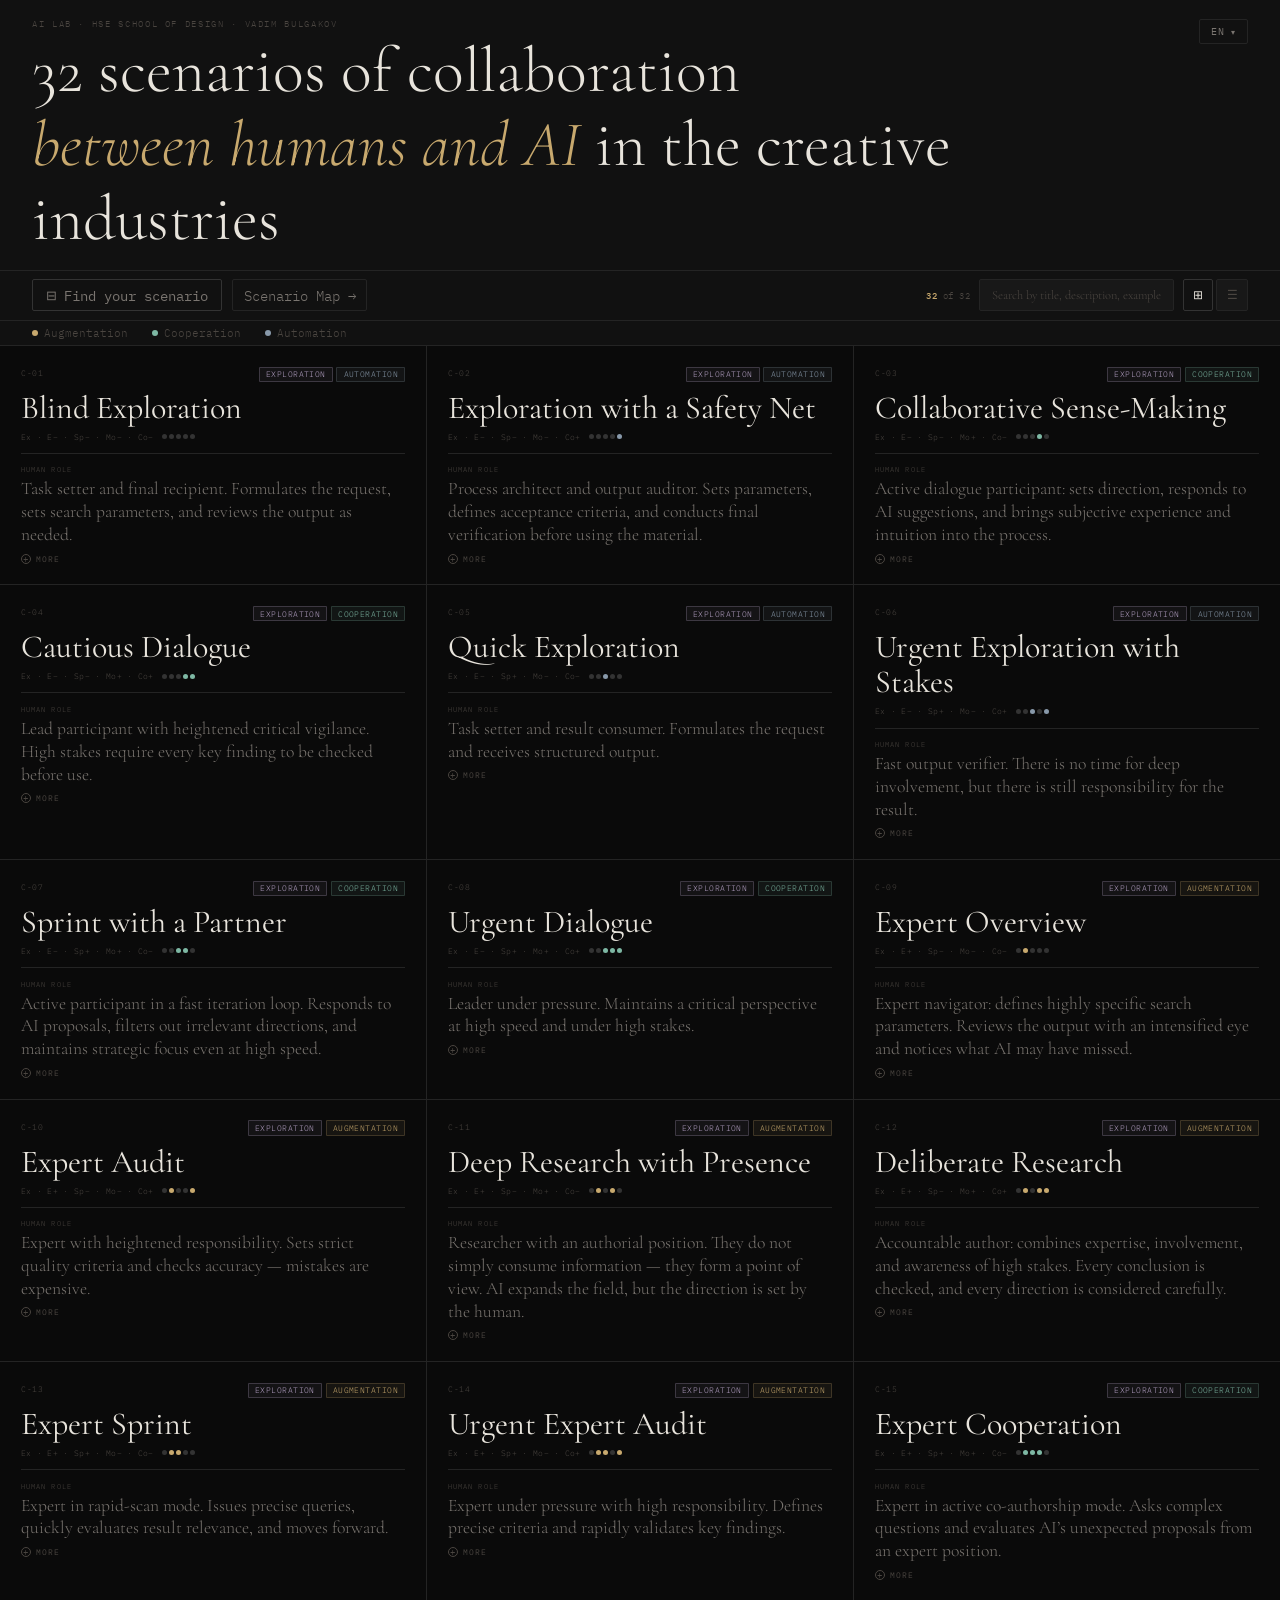
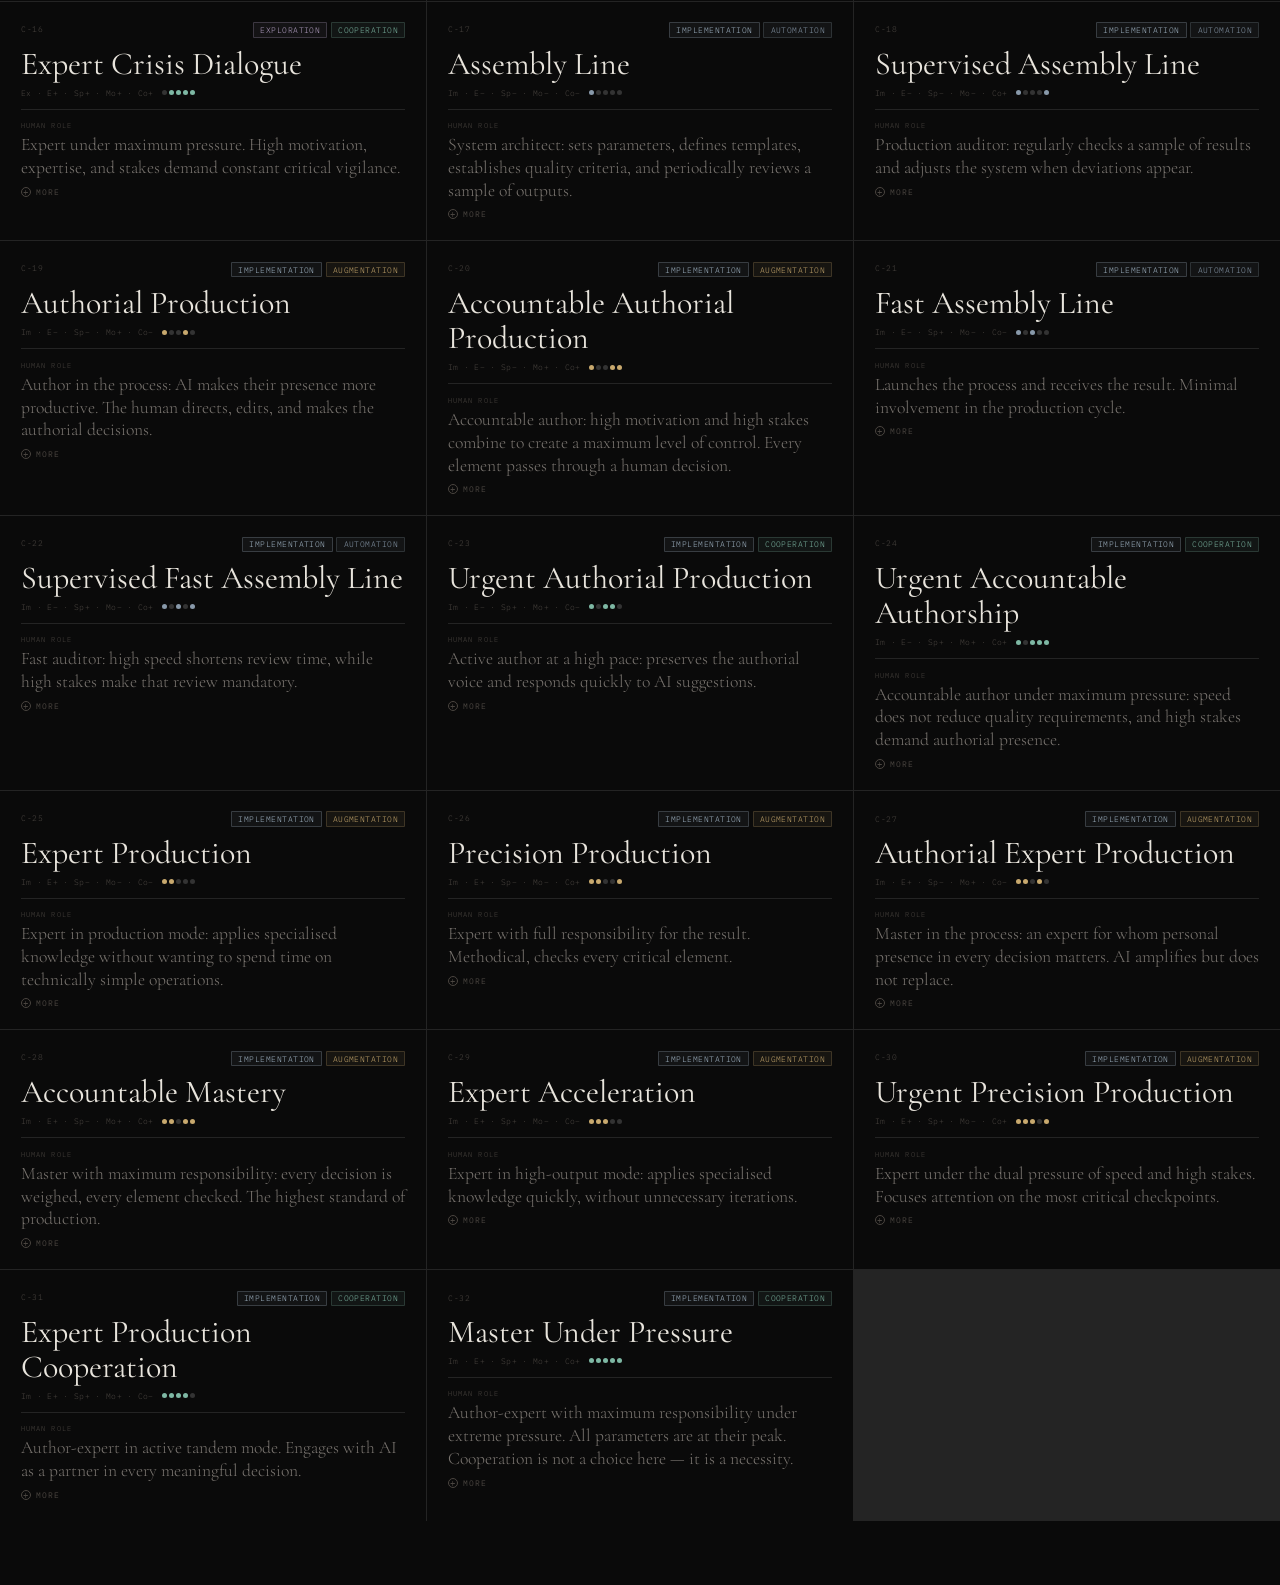
<file: index.html>
<!DOCTYPE html>
<html lang="ru" data-locale="ru">
<head>
  <meta charset="UTF-8">
  <meta name="viewport" content="width=device-width, initial-scale=1.0">
  <title data-i18n="meta.title">32 Scenarios of Human–AI Collaboration</title>
  <link rel="icon" type="image/png" href="/favicon-96x96.png" sizes="96x96" />
  <link rel="icon" type="image/svg+xml" href="/favicon.svg" />
  <link rel="shortcut icon" href="/favicon.ico" />
  <link rel="apple-touch-icon" sizes="180x180" href="/apple-touch-icon.png" />
  <link rel="manifest" href="/site.webmanifest" />

  <meta name="description" content="An open framework for describing 32 modes of human–AI collaboration in the creative industries.">

  <meta property="og:type" content="website">
  <meta property="og:site_name" content="32 Scenarios of Human–AI Collaboration">
  <meta property="og:title" content="32 Scenarios of Human–AI Collaboration">
  <meta property="og:description" content="An open framework for describing 32 modes of human–AI collaboration in the creative industries.">
  <meta property="og:url" content="https://ai.m1d45.com">
  <meta property="og:image" content="https://ai.m1d45.com/og/og-cover.jpg">
  <meta property="og:image:width" content="1200">
  <meta property="og:image:height" content="630">
  <meta property="og:image:alt" content="Visual overview of the 32 scenarios of human–AI collaboration">
  <meta property="og:locale" content="en_US">

  <meta name="twitter:card" content="summary_large_image">
  <meta name="twitter:title" content="32 Scenarios of Human–AI Collaboration">
  <meta name="twitter:description" content="An open framework for describing 32 modes of human–AI collaboration in the creative industries.">
  <meta name="twitter:image" content="https://ai.m1d45.com/og/og-cover.jpg">

  <link rel="canonical" href="https://ai.m1d45.com">
  <link rel="preconnect" href="https://fonts.googleapis.com">
  <link href="https://fonts.googleapis.com/css2?family=Cormorant+Garamond:ital,wght@0,300;0,400;0,600;1,300;1,400&family=IBM+Plex+Mono:wght@300;400;500&family=Noto+Sans+SC:wght@300;400&family=Martel:wght@300;400;600&display=swap" rel="stylesheet">
  <link rel="stylesheet" href="css/styles.css">
  <!-- Google tag (gtag.js) -->
<script async src="https://www.googletagmanager.com/gtag/js?id=G-E87JGFC9B3"></script>
<script>
  window.dataLayer = window.dataLayer || [];
  function gtag(){dataLayer.push(arguments);}
  gtag('js', new Date());

  gtag('config', 'G-E87JGFC9B3');
</script>
  <!-- Yandex.Metrika counter -->
    <script type="text/javascript" >
        (function(m,e,t,r,i,k,a){m[i]=m[i]||function(){(m[i].a=m[i].a||[]).push(arguments)};
        m[i].l=1*new Date();
        for (var j = 0; j < document.scripts.length; j++) {if (document.scripts[j].src === r) { return; }}
        k=e.createElement(t),a=e.getElementsByTagName(t)[0],k.async=1,k.src=r,a.parentNode.insertBefore(k,a)})
        (window, document, "script", "https://mc.yandex.ru/metrika/tag.js", "ym");
    
        ym(100350501, "init", {
            clickmap:true,
            trackLinks:true,
            accurateTrackBounce:true,
            webvisor:true
        });
    </script>
    <noscript><div><img src="https://mc.yandex.ru/watch/100350501" style="position:absolute; left:-9999px;" alt="" /></div></noscript>
    <!-- /Yandex.Metrika counter -->
</head>

<body>

  <!-- HEADER -->
  <header class="site-header">
    <div class="header-inner">
      <div class="header-text">
        <div class="header-eyebrow" data-i18n="ui.eyebrow">AI LAB · Школа дизайна НИУ ВШЭ · Вадим Булгаков</div>
        <h1 class="header-title">
          <span data-i18n="ui.title.line1">32 сценария коллаборативной работы</span><br>
          <em data-i18n="ui.title.line2">человека и ИИ</em>
          <span data-i18n="ui.title.line3"> в креативных индустриях</span>
        </h1>
      </div>
      <div class="header-controls">
        <div class="lang-switcher" id="langSwitcher">
          <button class="lang-current" id="langCurrentBtn" aria-haspopup="true" aria-expanded="false">
            <span id="langCurrentLabel">RU</span>
            <span class="lang-arrow">▾</span>
          </button>
          <div class="lang-dropdown" id="langDropdown" role="menu">
            <button class="lang-option active" data-lang="ru" role="menuitem">RU — Русский</button>
            <button class="lang-option" data-lang="en" role="menuitem">EN — English</button>
            <button class="lang-option" data-lang="de" role="menuitem">DE — Deutsch</button>
            <button class="lang-option" data-lang="fr" role="menuitem">FR — Français</button>
            <button class="lang-option" data-lang="hu" role="menuitem">HU — Magyar</button>
            <button class="lang-option" data-lang="es" role="menuitem">ES — Español</button>
            <button class="lang-option" data-lang="zh" role="menuitem">ZH — 中文</button>
          </div>
        </div>
      </div>
    </div>
  </header>

  <!-- FILTER BAR -->
  <div class="filter-bar" id="filterBar">
    <div class="filter-bar-inner">

      <!-- Open filter modal -->
      <button class="filter-open-btn" id="filterOpenBtn" aria-haspopup="dialog">
        <span class="filter-open-icon">⊟</span>
        <span data-i18n="ui.questionnaire.intro_label">Найдите свой сценарий</span>
        <span class="filter-answered-badge" id="filterAnsweredBadge" style="display:none"></span>
      </button>

      <!-- Scenario Map link -->
      <a href="graph.html" class="graph-map-link" data-i18n="ui.graph.map_link">Карта сценариев →</a>

      <!-- Active filter chips -->
      <div class="filter-chips" id="filterChips"></div>

      <div class="filter-bar-right">
        <!-- Match counter -->
        <div class="match-counter">
          <strong id="visibleCount">32</strong>
          <span data-i18n="ui.questionnaire.of_total">из 32</span>
        </div>

        <!-- Reset -->
        <button class="reset-btn" id="resetBtn" style="display:none">
          <span>↺</span>
          <span data-i18n="ui.questionnaire.reset">Сбросить</span>
        </button>

        <!-- Search -->
        <input class="search-input" id="searchInput" type="text" data-i18n-placeholder="ui.search.placeholder">

        <!-- View toggle -->
        <div class="view-toggle">
          <button class="view-btn active" id="gridBtn" title="Grid">⊞</button>
          <button class="view-btn" id="listBtn" title="List">☰</button>
        </div>
      </div>
    </div>

    <!-- Legend strip -->
    <div class="legend-strip">
      <div class="legend-item"><span class="legend-dot aug"></span><span data-i18n="ui.modes.aug">Аугментация</span></div>
      <div class="legend-item"><span class="legend-dot coop"></span><span data-i18n="ui.modes.coop">Кооперация</span></div>
      <div class="legend-item"><span class="legend-dot auto"></span><span data-i18n="ui.modes.auto">Автоматизация</span></div>
    </div>
  </div>

  <!-- MAIN CONTENT -->
  <main class="main-content">
    <div class="empty-state" id="emptyState">
      <div class="empty-icon">◯</div>
      <p data-i18n="ui.empty_state"></p>
    </div>
    <div class="cards-grid" id="cardsGrid"></div>
  </main>

  <!-- FILTER MODAL -->
  <div class="fmodal-overlay" id="fmodalOverlay" role="dialog" aria-modal="true" aria-label="Фильтр">
    <div class="fmodal" id="fmodal">

      <div class="fmodal-header">
        <div>
          <div class="fmodal-label" data-i18n="ui.questionnaire.intro_label">Найдите свой сценарий</div>
          <p class="fmodal-desc" data-i18n="ui.questionnaire.intro_text">Ответьте на 5 вопросов о вашей задаче — система подберёт подходящие сценарии.</p>
        </div>
        <button class="fmodal-close" id="fmodalCloseBtn" aria-label="Закрыть">×</button>
      </div>

      <div class="questions-list" id="questionsList">

        <div class="question-block" data-question="stage">
          <div class="question-header">
            <span class="question-num">01</span>
            <span class="question-text" data-i18n="ui.questionnaire.q1.label"></span>
          </div>
          <div class="question-options">
            <button class="q-option" data-question="stage" data-value="research">
              <span class="q-option-icon">◌</span>
              <span class="q-option-text" data-i18n="ui.questionnaire.q1.research"></span>
            </button>
            <button class="q-option" data-question="stage" data-value="impl">
              <span class="q-option-icon">◉</span>
              <span class="q-option-text" data-i18n="ui.questionnaire.q1.impl"></span>
            </button>
          </div>
        </div>

        <div class="question-block" data-question="expertise">
          <div class="question-header">
            <span class="question-num">02</span>
            <span class="question-text" data-i18n="ui.questionnaire.q2.label"></span>
          </div>
          <div class="question-options">
            <button class="q-option" data-question="expertise" data-value="low">
              <span class="q-option-icon">−</span>
              <span class="q-option-text" data-i18n="ui.questionnaire.q2.low"></span>
            </button>
            <button class="q-option" data-question="expertise" data-value="high">
              <span class="q-option-icon">+</span>
              <span class="q-option-text" data-i18n="ui.questionnaire.q2.high"></span>
            </button>
          </div>
        </div>

        <div class="question-block" data-question="speed">
          <div class="question-header">
            <span class="question-num">03</span>
            <span class="question-text" data-i18n="ui.questionnaire.q3.label"></span>
          </div>
          <div class="question-options">
            <button class="q-option" data-question="speed" data-value="low">
              <span class="q-option-icon">◷</span>
              <span class="q-option-text" data-i18n="ui.questionnaire.q3.low"></span>
            </button>
            <button class="q-option" data-question="speed" data-value="high">
              <span class="q-option-icon">⚡</span>
              <span class="q-option-text" data-i18n="ui.questionnaire.q3.high"></span>
            </button>
          </div>
        </div>

        <div class="question-block" data-question="motivation">
          <div class="question-header">
            <span class="question-num">04</span>
            <span class="question-text" data-i18n="ui.questionnaire.q4.label"></span>
          </div>
          <div class="question-options">
            <button class="q-option" data-question="motivation" data-value="low">
              <span class="q-option-icon">□</span>
              <span class="q-option-text" data-i18n="ui.questionnaire.q4.low"></span>
            </button>
            <button class="q-option" data-question="motivation" data-value="high">
              <span class="q-option-icon">■</span>
              <span class="q-option-text" data-i18n="ui.questionnaire.q4.high"></span>
            </button>
          </div>
        </div>

        <div class="question-block" data-question="cost">
          <div class="question-header">
            <span class="question-num">05</span>
            <span class="question-text" data-i18n="ui.questionnaire.q5.label"></span>
          </div>
          <div class="question-options">
            <button class="q-option" data-question="cost" data-value="low">
              <span class="q-option-icon">○</span>
              <span class="q-option-text" data-i18n="ui.questionnaire.q5.low"></span>
            </button>
            <button class="q-option" data-question="cost" data-value="high">
              <span class="q-option-icon">●</span>
              <span class="q-option-text" data-i18n="ui.questionnaire.q5.high"></span>
            </button>
          </div>
        </div>

      </div><!-- /questions-list -->

      <div class="fmodal-footer">
        <div class="match-counter">
          <span data-i18n="ui.questionnaire.showing"></span>
          <strong id="visibleCountModal">32</strong>
          <span data-i18n="ui.questionnaire.of_total">из 32</span>
        </div>
        <button class="fmodal-apply-btn" id="fmodalApplyBtn" data-i18n="ui.questionnaire.apply">Применить</button>
      </div>

    </div><!-- /fmodal -->
  </div><!-- /fmodal-overlay -->

  <!-- MODAL OVERLAY -->
  <div class="modal-overlay" id="modalOverlay" role="dialog" aria-modal="true" aria-labelledby="modalTitle">
    <div class="modal" id="modal">
      <div class="modal-header" id="modalHeader"></div>
      <div class="modal-body" id="modalBody"></div>
    </div>
  </div>

  <!-- SCRIPTS -->
  <!-- Locale files — all loaded upfront for instant switching -->
  <script src="locales/ru.js"></script>
  <script src="locales/en.js"></script>
  <script src="locales/de.js"></script>
  <script src="locales/fr.js"></script>
  <script src="locales/hu.js"></script>
  <script src="locales/es.js"></script>
  <script src="locales/zh.js"></script>
  <!-- App -->
  <script src="js/data.js"></script>
  <script src="js/i18n.js"></script>
  <script src="js/app.js"></script>

</body>
</html>
</file>
<file: css/styles.css>
/* ============================================================
   CSS Variables & Reset
   ============================================================ */
:root {
  --bg:           #0a0a0a;
  --bg2:          #111111;
  --bg3:          #181818;
  --border:       #242424;
  --border-light: #333333;

  --text:         #e8e4dc;
  --text-dim:     #7a7570;
  --text-muted:   #4a4540;

  --aug:          #c8a96e;
  --aug-bg:       rgba(200,169,110,0.07);
  --aug-border:   rgba(200,169,110,0.22);

  --coop:         #7eb8a4;
  --coop-bg:      rgba(126,184,164,0.07);
  --coop-border:  rgba(126,184,164,0.22);

  --auto:         #8899aa;
  --auto-bg:      rgba(136,153,170,0.07);
  --auto-border:  rgba(136,153,170,0.22);

  --research-c:   #b8a4c8;
  --impl-c:       #a4b8c8;

  --font-serif: 'Cormorant Garamond', 'Noto Sans SC', serif;
  --font-mono:  'IBM Plex Mono', 'Noto Sans SC', monospace;
  /*--font-body:  'Martel', 'Noto Sans SC', serif;*/
  --font-body:  'Cormorant Garamond', 'Noto Sans SC', serif;


  --transition: 0.18s ease;
}

*, *::before, *::after { box-sizing: border-box; margin: 0; padding: 0; }
html { scroll-behavior: smooth; }

body {
  background: var(--bg);
  color: var(--text);
  font-family: var(--font-body);
  font-weight: 300;
  min-height: 100vh;
  overflow-x: hidden;
}

html[lang="zh"] body,
html[lang="zh"] .card-title,
html[lang="zh"] .q-option-text,
html[lang="zh"] .question-text {
  font-family: 'Noto Sans SC', sans-serif;
  font-weight: 300;
}

::selection {
  background-color: var(--text);
  color: var(--bg);
}


/* ============================================================
   HEADER
   ============================================================ */
.site-header {
  border-bottom: 1px solid var(--border);
  background: var(--bg2);
  position: sticky;
  top: 0;
  z-index: 60;
}

.header-inner {
  display: flex;
  align-items: flex-start;
  justify-content: space-between;
  gap: 2rem;
  padding: 1.1rem 2rem 0.9rem;
  max-width: 1800px;
  margin: 0 auto;
}

.header-eyebrow {
  font-family: var(--font-mono);
  font-size: 0.57rem;
  letter-spacing: 0.18em;
  text-transform: uppercase;
  color: var(--text-muted);
  margin-bottom: 0.3rem;
}

.header-title {
  font-family: var(--font-serif);
  font-size: clamp(4rem, 2vw, 1.65rem);
  font-weight: 300;
  line-height: 1.15;
  color: var(--text);
}

.header-title em { font-style: italic; color: var(--aug); }

/* ============================================================
   LANGUAGE SWITCHER
   ============================================================ */
.header-controls { flex-shrink: 0; padding-top: 0.1rem; }
.lang-switcher { position: relative; }

.lang-current {
  background: transparent;
  border: 1px solid var(--border);
  color: var(--text-dim);
  font-family: var(--font-mono);
  font-size: 0.62rem;
  letter-spacing: 0.12em;
  padding: 0.32rem 0.65rem;
  cursor: pointer;
  border-radius: 2px;
  display: flex;
  align-items: center;
  gap: 0.4rem;
  transition: all var(--transition);
  white-space: nowrap;
}

.lang-current:hover, .lang-current.open {
  border-color: var(--border-light);
  color: var(--text);
  background: var(--bg3);
}

.lang-arrow { font-size: 0.5rem; transition: transform var(--transition); }
.lang-current.open .lang-arrow { transform: rotate(180deg); }

.lang-dropdown {
  position: absolute;
  top: calc(100% + 4px);
  right: 0;
  background: var(--bg2);
  border: 1px solid var(--border-light);
  min-width: 158px;
  display: none;
  flex-direction: column;
  z-index: 200;
  box-shadow: 0 8px 24px rgba(0,0,0,0.5);
}

.lang-dropdown.open { display: flex; }

.lang-option {
  background: transparent;
  border: none;
  color: var(--text-dim);
  font-family: var(--font-mono);
  font-size: 0.62rem;
  letter-spacing: 0.08em;
  padding: 0.52rem 1rem;
  text-align: left;
  cursor: pointer;
  transition: all var(--transition);
  border-bottom: 1px solid var(--border);
}

.lang-option:last-child { border-bottom: none; }
.lang-option:hover { background: var(--bg3); color: var(--text); }
.lang-option.active { color: var(--aug); }

/* ============================================================
   FILTER BAR
   ============================================================ */
.filter-bar {
  border-bottom: 1px solid var(--border);
  background: var(--bg2);
  position: sticky;
  top: 63px;
  z-index: 50;
}

.filter-bar-inner {
  display: flex;
  align-items: center;
  gap: 0.65rem;
  padding: 0.55rem 2rem;
  max-width: 1800px;
  margin: 0 auto;
  flex-wrap: wrap;
}

/* Scenario map link */
.graph-map-link {
  display: inline-flex;
  align-items: center;
  font-family: var(--font-mono);
  font-size: 0.9rem;
  color: var(--text-dim);
  text-decoration: none;
  border: 1px solid var(--border);
  height: 32px;
  padding: 0 0.65rem;
  border-radius: 2px;
  white-space: nowrap;
  flex-shrink: 0;
  transition: color var(--transition), border-color var(--transition);
}
.graph-map-link:hover {
  color: var(--text);
  border-color: var(--border-light);
}

/* Open filter button */
.filter-open-btn {
  display: flex;
  align-items: center;
  gap: 0.45rem;
  background: transparent;
  border: 1px solid var(--border-light);
  color: var(--text-dim);
  font-family: var(--font-mono);
  font-size: 0.9rem;
  height: 32px;
  padding: 0 0.8rem;
  cursor: pointer;
  border-radius: 2px;
  transition: all var(--transition);
  white-space: nowrap;
  flex-shrink: 0;
}

.filter-open-btn:hover {
  border-color: var(--aug-border);
  color: var(--aug);
  background: var(--aug-bg);
}

.filter-open-btn.has-answers {
  border-color: var(--aug-border);
  color: var(--aug);
  background: var(--aug-bg);
}

.filter-open-icon { font-size: 0.8rem; }

.filter-answered-badge {
  background: var(--aug);
  color: var(--bg);
  font-size: 0.48rem;
  font-weight: 500;
  border-radius: 100px;
  padding: 0.04rem 0.32rem;
  line-height: 1.6;
}

/* Active chips */
.filter-chips {
  display: flex;
  gap: 0.3rem;
  flex-wrap: wrap;
  flex: 1;
  min-width: 0;
}

.filter-chip {
  display: flex;
  align-items: center;
  gap: 0.28rem;
  background: var(--aug-bg);
  border: 1px solid var(--aug-border);
  color: var(--aug);
  font-family: var(--font-mono);
  font-size: 0.52rem;
  letter-spacing: 0.06em;
  padding: 0.17rem 0.45rem;
  border-radius: 100px;
  white-space: nowrap;
}

.filter-chip-remove {
  background: none;
  border: none;
  color: currentColor;
  font-size: 0.65rem;
  cursor: pointer;
  padding: 0;
  line-height: 1;
  opacity: 0.55;
  transition: opacity var(--transition);
}

.filter-chip-remove:hover { opacity: 1; }

/* Right group */
.filter-bar-right {
  display: flex;
  align-items: center;
  gap: 0.55rem;
  flex-shrink: 0;
  margin-left: auto;
}

.match-counter {
  font-family: var(--font-mono);
  font-size: 0.58rem;
  color: var(--text-muted);
  letter-spacing: 0.05em;
  white-space: nowrap;
}

.match-counter strong { color: var(--aug); font-weight: 500; }

.reset-btn {
  background: transparent;
  border: 1px solid var(--border);
  color: var(--text-muted);
  font-family: var(--font-mono);
  font-size: 0.56rem;
  letter-spacing: 0.1em;
  height: 32px;
  padding: 0 0.6rem;
  cursor: pointer;
  border-radius: 2px;
  transition: all var(--transition);
  display: flex;
  align-items: center;
  gap: 0.35rem;
  text-transform: uppercase;
  white-space: nowrap;
}

.reset-btn:hover { background: var(--bg3); color: var(--text); border-color: var(--border-light); }

/* Legend strip */
.legend-strip {
  display: flex;
  align-items: center;
  gap: 1.5rem;
  padding: 0.3rem 2rem;
  border-top: 1px solid var(--border);
  max-width: 1800px;
  margin: 0 auto;
}

.legend-item {
  display: flex;
  align-items: center;
  gap: 0.38rem;
  font-family: var(--font-mono);
  font-size: 0.7rem;
  color: var(--text-muted);
}

.legend-dot {
  width: 6px; height: 6px;
  border-radius: 50%;
  flex-shrink: 0;
}

.legend-dot.aug  { background: var(--aug); }
.legend-dot.coop { background: var(--coop); }
.legend-dot.auto { background: var(--auto); }

/* Search & view */
.search-input {
  background: var(--bg3);
  border: 1px solid var(--border);
  color: var(--text);
  font-family: var(--font-body);
  font-size: 0.78rem;
  font-weight: 300;
  height: 32px;
  padding: 0 0.75rem;
  border-radius: 2px;
  outline: none;
  transition: border-color var(--transition);
  width: 195px;
}

.search-input::placeholder { color: var(--text-muted); }
.search-input:focus { border-color: var(--border-light); }

.view-toggle { display: flex; gap: 0.2rem; }

.view-btn {
  background: var(--bg3);
  border: 1px solid var(--border);
  color: var(--text-muted);
  height: 32px;
  padding: 0 0.58rem;
  cursor: pointer;
  border-radius: 2px;
  font-size: 0.75rem;
  transition: all var(--transition);
}

.view-btn:hover, .view-btn.active {
  background: var(--bg2);
  color: var(--text);
  border-color: var(--border-light);
}

/* ============================================================
   FILTER MODAL
   ============================================================ */
.fmodal-overlay {
  position: fixed;
  inset: 0;
  background: rgba(0,0,0,0.8);
  backdrop-filter: blur(6px);
  z-index: 150;
  display: flex;
  align-items: flex-start;
  justify-content: center;
  padding: 5vh 1.5rem 2rem;
  opacity: 0;
  pointer-events: none;
  transition: opacity 0.2s;
  overflow-y: auto;
}

.fmodal-overlay.open { opacity: 1; pointer-events: all; }

.fmodal {
  background: var(--bg2);
  border: 1px solid var(--border-light);
  width: 100%;
  max-width: 690px;
  transform: translateY(-12px);
  transition: transform 0.22s ease;
}

.fmodal-overlay.open .fmodal { transform: translateY(0); }

.fmodal-header {
  display: flex;
  align-items: flex-start;
  justify-content: space-between;
  gap: 1.5rem;
  padding: 1.4rem 2rem 1.15rem;
  border-bottom: 1px solid var(--border);
}

.fmodal-label {
  font-family: var(--font-mono);
  font-size: 0.56rem;
  letter-spacing: 0.2em;
  text-transform: uppercase;
  color: var(--aug);
  margin-bottom: 0.3rem;
}

.fmodal-desc {
  font-size: 2rem;
  line-height: 1.1;
  color: var(--text-dim);
  font-weight: 300;
}

.fmodal-close {
  background: none;
  border: 1px solid var(--border);
  color: var(--text-muted);
  width: 26px; height: 26px;
  border-radius: 2px;
  cursor: pointer;
  font-size: 1.1rem;
  display: flex; align-items: center; justify-content: center;
  flex-shrink: 0;
  transition: all var(--transition);
}

.fmodal-close:hover { border-color: var(--border-light); color: var(--text); }

/* 5 questions in a horizontal row */
.questions-list {
  display: grid;
  grid-template-columns: repeat(1, 1fr);
  border-bottom: 1px solid var(--border);
}

.question-block {
  padding: 1.2rem 1.2rem 1rem;
  border-right: 1px solid var(--border);
  transition: background var(--transition);
}

.question-block:last-child { border-right: none; }
.question-block.answered { background: rgba(200,169,110,0.03); }

.question-header {
  display: flex;
  align-items: flex-start;
  gap: 0.45rem;
  margin-bottom: 0.8rem;
}

.question-num {
  font-family: var(--font-mono);
  font-size: 0.5rem;
  color: var(--text-muted);
  letter-spacing: 0.08em;
  flex-shrink: 0;
  margin-top: 0.1rem;
  line-height: 1.6;
}

.question-block.answered .question-num { color: var(--aug); }

.question-text {
  font-size: 1.2rem;
  line-height: 1.4;
  color: var(--text);
  font-weight: 300;
}

.question-options {
  display: flex;
  flex-direction: row;
  gap: 0.3rem;
}

.q-option {
  background: transparent;
  border: 1px solid var(--border);
  color: var(--text-muted);
  font-family: var(--font-body);
  font-size: 1.1rem;
  font-weight: 300;
  padding: 0.5rem 0.55rem;
  cursor: pointer;
  border-radius: 2px;
  transition: all var(--transition);
  display: flex;
  align-items: center;
  gap: 0.4rem;
  text-align: left;
  line-height: 1.35;
  width: 100%;
}

.q-option:hover { border-color: var(--border-light); color: var(--text-dim); background: var(--bg3); }

.q-option.selected {
  background: var(--aug-bg);
  border-color: var(--aug-border);
  color: var(--aug);
}

.q-option-icon { font-size: 1.1rem; line-height: 1; opacity: 0.5; flex-shrink: 0; }
.q-option.selected .q-option-icon { opacity: 1; }

/* Filter modal footer */
.fmodal-footer {
  display: flex;
  align-items: center;
  justify-content: space-between;
  padding: 0.9rem 2rem;
  gap: 1rem;
  flex-direction: column;
}

.fmodal-apply-btn {
  background: var(--aug);
  border: none;
  color: var(--bg);
  font-family: var(--font-mono);
  font-size: 1rem;
  letter-spacing: 0.12em;
  text-transform: uppercase;
  padding: 0.5rem 1.4rem;
  cursor: pointer;
  border-radius: 2px;
  transition: opacity var(--transition);
}

.fmodal-apply-btn:hover { opacity: 0.85; }

/* ============================================================
   MAIN CONTENT
   ============================================================ */
.main-content {
  max-width: 1800px;
  margin: 0 auto;
  padding-bottom: 4rem;
}

.empty-state { display: none; text-align: center; padding: 5rem 2rem; }
.empty-state.visible { display: block; }
.empty-icon { font-size: 2.5rem; opacity: 0.15; margin-bottom: 1rem; }
.empty-state p { font-family: var(--font-serif); font-size: 1.1rem; font-style: italic; color: var(--text-dim); }

/* 4 columns on desktop */
.cards-grid {
  display: grid;
  grid-template-columns: repeat(4, 1fr);
  gap: 1px;
  background: var(--border);
}

.cards-grid.list-view {
  grid-template-columns: 1fr;
  background: transparent;
  gap: 0;
}

/* ============================================================
   CARD
   ============================================================ */
.card {
  background: var(--bg);
  padding: 1.3rem;
  cursor: pointer;
  transition: background var(--transition);
  position: relative;
  overflow: hidden;
}

.card::after {
  content: '';
  position: absolute;
  top: 0; left: 0;
  width: 2px; height: 100%;
  opacity: 0;
  transition: opacity 0.2s;
}

.card.aug::after  { background: var(--aug); }
.card.coop::after { background: var(--coop); }
.card.auto::after { background: var(--auto); }

.card:hover { background: var(--bg2); }
.card:hover::after { opacity: 1; }
.card.hidden { display: none; }

@keyframes cardIn {
  from { opacity: 0; transform: translateY(3px); }
  to   { opacity: 1; transform: translateY(0); }
}
.card { animation: cardIn 0.18s ease both; }

.card-top {
  display: flex;
  align-items: flex-start;
  justify-content: space-between;
  gap: 0.5rem;
  margin-bottom: 0.5rem;
}

.card-num {
  font-family: var(--font-mono);
  font-size: 0.5rem;
  letter-spacing: 0.1em;
  color: var(--text-muted);
  flex-shrink: 0;
  margin-top: 0.08rem;
}

.card-badges { display: flex; gap: 0.22rem; flex-wrap: wrap; justify-content: flex-end; flex-shrink: 0; }

.badge {
  font-family: var(--font-mono);
  font-size: 0.48rem;
  letter-spacing: 0.06em;
  padding: 0.1rem 0.38rem;
  border: 1px solid;
  border-radius: 1px;
  white-space: nowrap;
  text-transform: uppercase;
}

.badge.aug  { color: var(--aug);  border-color: var(--aug-border);  background: var(--aug-bg); }
.badge.coop { color: var(--coop); border-color: var(--coop-border); background: var(--coop-bg); }
.badge.auto { color: var(--auto); border-color: var(--auto-border); background: var(--auto-bg); }
.badge.research { color: var(--research-c); border-color: rgba(184,164,200,0.25); background: rgba(184,164,200,0.06); }
.badge.impl     { color: var(--impl-c);     border-color: rgba(164,184,200,0.25); background: rgba(164,184,200,0.06); }

.card-title {
  font-family: var(--font-serif);
  font-size: 2rem;
  font-weight: 400;
  line-height: 1.1;
  color: var(--text);
  margin-bottom: 0.42rem;
}

.card-code {
  font-family: var(--font-mono);
  font-size: 0.5rem;
  letter-spacing: 0.04em;
  color: var(--text-muted);
  display: flex;
  align-items: center;
  gap: 0.5rem;
  margin-bottom: 0.7rem;
}

.code-dots { display: flex; gap: 2px; }

.code-dot { width: 5px; height: 5px; border-radius: 50%; background: var(--border-light); }
.code-dot.on-aug  { background: var(--aug); }
.code-dot.on-coop { background: var(--coop); }
.code-dot.on-auto { background: var(--auto); }

.card-attrs { display: flex; flex-wrap: wrap; gap: 0.22rem; margin-bottom: 0.75rem; }

.attr-chip {
  font-family: var(--font-mono);
  font-size: 0.46rem;
  letter-spacing: 0.06em;
  padding: 0.08rem 0.32rem;
  border: 1px solid var(--border);
  border-radius: 1px;
  color: var(--text-muted);
  text-transform: uppercase;
}

.attr-chip.high { color: rgba(200,169,110,0.65); border-color: rgba(200,169,110,0.18); background: rgba(200,169,110,0.04); }
.attr-chip.low  { color: rgba(136,153,170,0.55); border-color: rgba(136,153,170,0.16); background: rgba(136,153,170,0.03); }

.card-divider { border: none; border-top: 1px solid var(--border); margin: 0.65rem 0; }

.card-section-label {
  font-family: var(--font-mono);
  font-size: 0.46rem;
  letter-spacing: 0.15em;
  text-transform: uppercase;
  color: var(--text-muted);
  margin-bottom: 0.25rem;
}

.card-text { font-size: 1.1rem; line-height: 1.3; color: var(--text-dim); font-weight: 300; }

.card-expandable { display: none; }
.card.expanded .card-expandable { display: block; }

.expand-btn {
  background: none;
  border: none;
  color: var(--text-muted);
  font-family: var(--font-mono);
  font-size: 0.5rem;
  letter-spacing: 0.1em;
  text-transform: uppercase;
  cursor: pointer;
  padding: 0.42rem 0 0;
  display: flex;
  align-items: center;
  gap: 0.35rem;
  transition: color var(--transition);
}

.expand-btn:hover { color: var(--text-dim); }

.expand-icon {
  width: 10px; height: 10px;
  border: 1px solid currentColor;
  border-radius: 50%;
  display: flex; align-items: center; justify-content: center;
  font-size: 0.58rem; line-height: 10px;
  flex-shrink: 0;
  transition: transform 0.2s;
  padding-left: 1px;
}

.card.expanded .expand-icon { transform: rotate(45deg); }

/* List view */
.cards-grid.list-view .card {
  border-bottom: 1px solid var(--border);
  display: grid;
  grid-template-columns: 42px 1fr;
  gap: 1rem;
}

.cards-grid.list-view .card-num-large {
  font-family: var(--font-serif);
  font-size: 1.45rem;
  font-weight: 300;
  color: var(--text-muted);
  line-height: 1;
  padding-top: 0.1rem;
}

.cards-grid.list-view .card-num { display: none; }

/* ============================================================
   SCENARIO DETAIL MODAL
   ============================================================ */
.modal-overlay {
  position: fixed;
  inset: 0;
  background: rgba(0,0,0,0.87);
  backdrop-filter: blur(6px);
  z-index: 300;
  display: flex;
  align-items: center;
  justify-content: center;
  padding: 2rem;
  opacity: 0;
  pointer-events: none;
  transition: opacity 0.2s;
}

.modal-overlay.open { opacity: 1; pointer-events: all; }

.modal {
  background: var(--bg2);
  border: 1px solid var(--border-light);
  max-width: 700px;
  width: 100%;
  max-height: 88vh;
  overflow-y: auto;
  position: relative;
  transform: translateY(12px);
  transition: transform 0.22s ease;
  scrollbar-width: thin;
  scrollbar-color: var(--border) transparent;
}

.modal-overlay.open .modal { transform: translateY(0); }

.modal-header {
  padding: 1.75rem 2rem 1.25rem;
  border-bottom: 1px solid var(--border);
  position: sticky;
  top: 0;
  background: var(--bg2);
  z-index: 1;
}

.modal-close {
  position: absolute;
  top: 1.25rem; right: 1.25rem;
  background: none;
  border: 1px solid var(--border);
  color: var(--text-muted);
  width: 26px; height: 26px;
  border-radius: 2px;
  cursor: pointer;
  font-size: 1rem;
  display: flex; align-items: center; justify-content: center;
  transition: all var(--transition);
}

.modal-close:hover { border-color: var(--border-light); color: var(--text); }

.modal-body { padding: 1.5rem 2rem 2rem; }
.modal-section { margin-bottom: 1.5rem; }

.modal-section-title {
  font-family: var(--font-mono);
  font-size: 0.7rem;
  letter-spacing: 0.1em;
  text-transform: uppercase;
  color: var(--text-muted);
  margin-bottom: 0.5rem;
  padding-bottom: 0.3rem;
  border-bottom: 1px solid var(--border);
}

.modal-text { font-size: 1.1rem; line-height: 1.3; color: var(--text-dim); font-weight: 300; }
.modal-two-col { display: grid; grid-template-columns: 1fr 1fr; gap: 1.5rem; }

.risk-box { background: var(--bg3); border: 1px solid var(--border); padding: 0.75rem; border-radius: 2px; }

.risk-label {
  font-family: var(--font-mono);
  font-size: 0.65rem;
  letter-spacing: 0.1em;
  text-transform: uppercase;
  color: var(--text-muted);
  margin-bottom: 0.4rem;
}

.examples-list { list-style: none; }

.examples-list li {
  font-size: 1.1rem;
  color: var(--text-dim);
  font-weight: 300;
  padding-left: 1rem;
  position: relative;
  line-height: 1.3;
  margin-bottom: 0.35rem;
}

.examples-list li::before { content: '—'; position: absolute; left: 0; color: var(--text-muted); font-family: var(--font-mono); }

.related-list { display: flex; flex-wrap: wrap; gap: 0.45rem; }

.related-btn {
  font-family: var(--font-mono);
  font-size: 0.58rem;
  padding: 0.22rem 0.55rem;
  border: 1px solid var(--border);
  border-radius: 2px;
  color: var(--text-muted);
  background: none;
  cursor: pointer;
  transition: all var(--transition);
  letter-spacing: 0.05em;
}

.related-btn:hover { border-color: var(--border-light); color: var(--text-dim); }

/* ============================================================
   RESPONSIVE
   ============================================================ */
@media (max-width: 1400px) {
  .cards-grid { grid-template-columns: repeat(3, 1fr); }
}

@media (max-width: 1000px) {
  .cards-grid { grid-template-columns: repeat(2, 1fr); }
  .questions-list { grid-template-columns: repeat(1, 1fr); }
  .question-block:nth-child(3) { border-right: none; }
  .question-block:nth-child(4) { border-top: 1px solid var(--border); }
  .question-block:nth-child(5) { border-top: 1px solid var(--border); }
}

@media (max-width: 640px) {
  .cards-grid { grid-template-columns: 1fr; background: transparent; gap: 0; }
  .card { border-bottom: 1px solid var(--border); }
  .questions-list { grid-template-columns: 1fr 1fr; }
  .question-block { border-right: none !important; border-bottom: 1px solid var(--border); border-top: none !important; }
  .question-block:nth-child(odd) { border-right: 1px solid var(--border) !important; }
  .question-block:last-child { border-bottom: none; }
  .modal-two-col { grid-template-columns: 1fr; }
  .filter-bar-inner { padding: 0.45rem 1rem; flex-wrap: wrap; }
  .legend-strip { padding: 0.28rem 1rem; }
  .search-input { width: 120px; }
  .header-inner { padding: 0.85rem 1rem; flex-wrap: wrap; gap:0.7rem }
  .filter-bar { top: 80px; }
  .header-title {font-size: 1.7rem;}
  .lang-dropdown {right: initial;}
}

@media (max-width: 420px) {
  .questions-list { grid-template-columns: 1fr; }
  .question-block { border-right: none !important; border-bottom: 1px solid var(--border); }
  .fmodal-overlay { padding: 3vh 0.5rem 1.5rem; }
  .fmodal-header { padding: 1rem 1rem 0.85rem; }
  .fmodal-footer { padding: 0.75rem 1rem; }
  .question-block { padding: 0.9rem 1rem; }
  .cards-grid.list-view .card { grid-template-columns: 1fr; }
  .cards-grid.list-view .card-num-large { display: none; }
}
</file>
